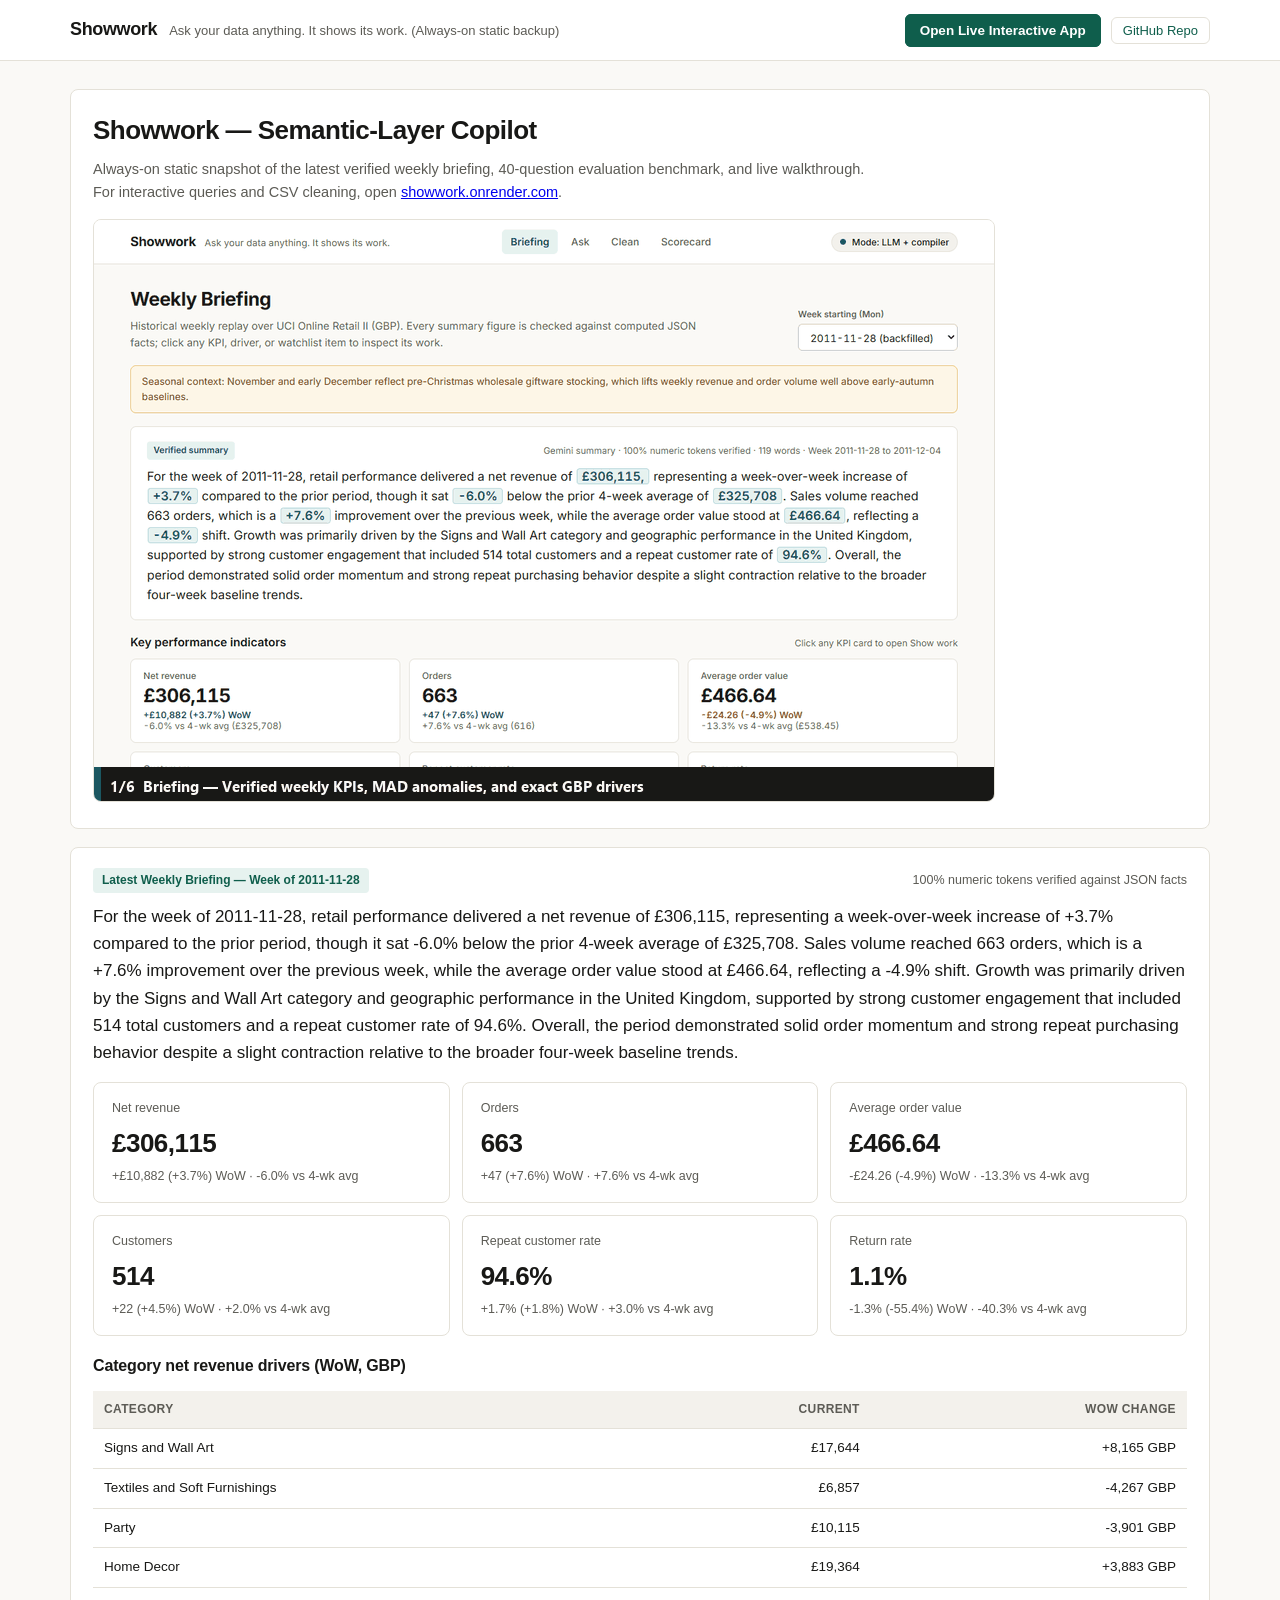
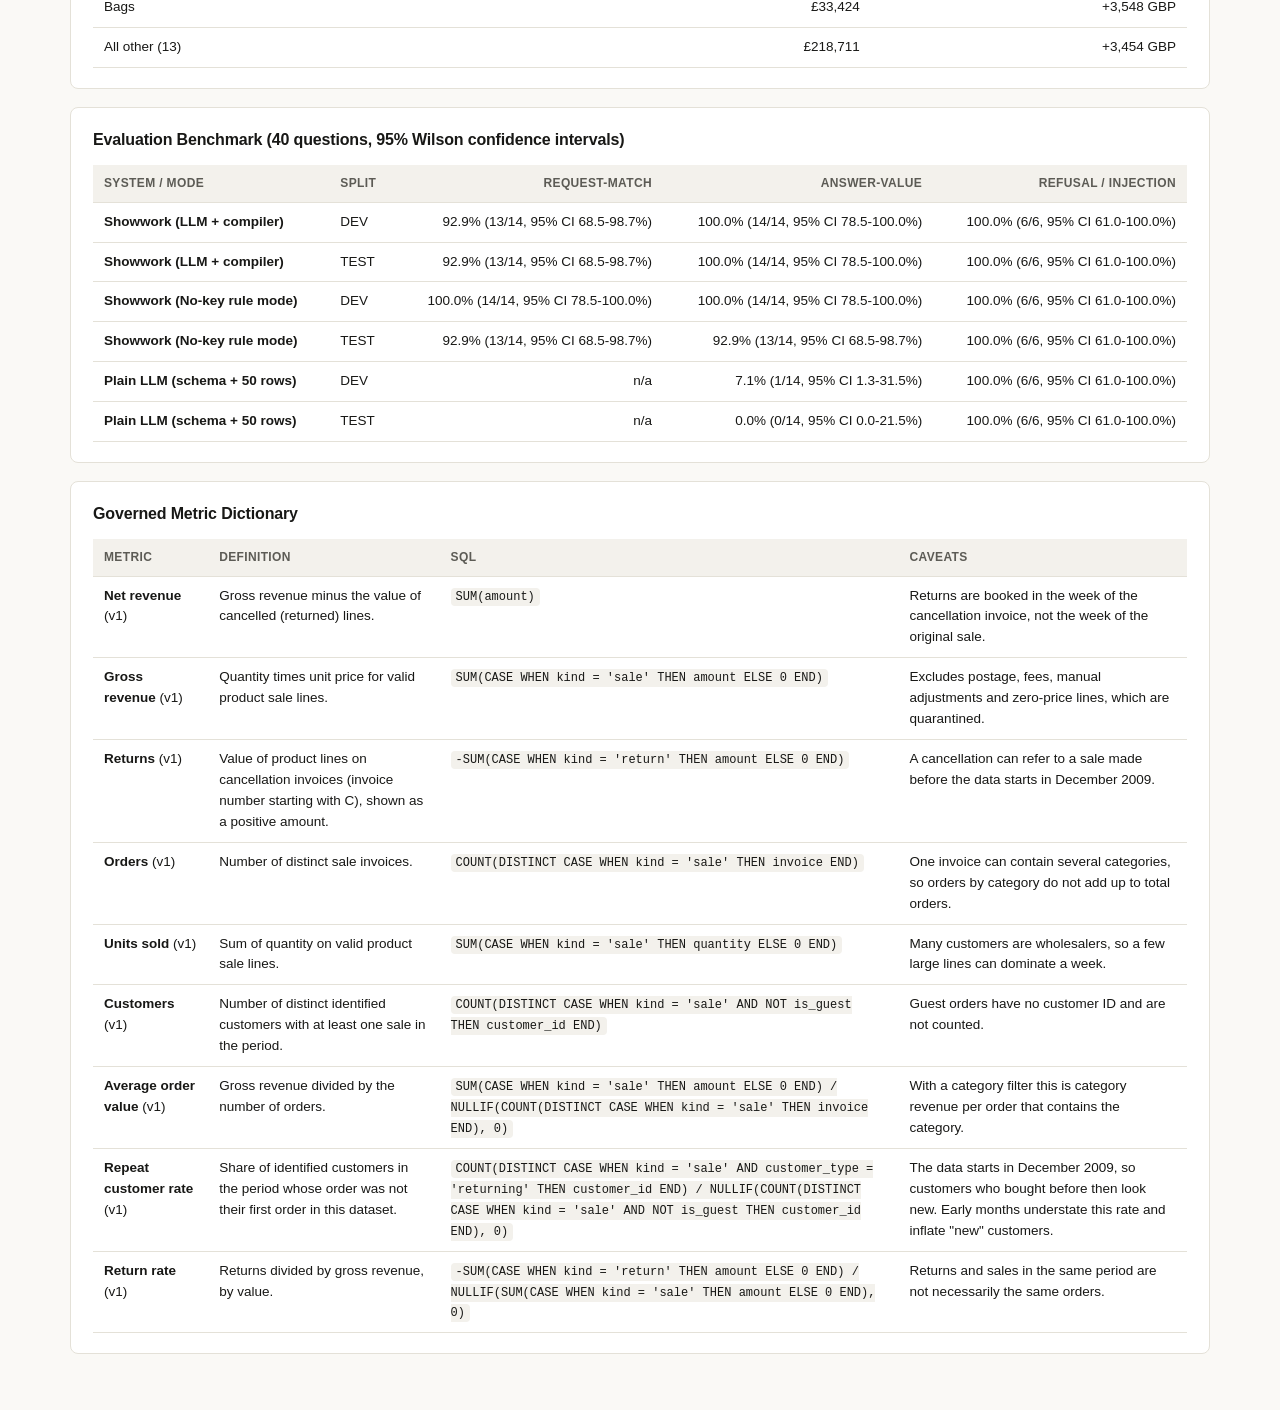
<file: index.html>
<!doctype html>
<html lang="en">
<head>
  <meta charset="utf-8">
  <meta name="viewport" content="width=device-width, initial-scale=1">
  <title>Showwork — Static Backup Snapshot</title>
  <link rel="stylesheet" href="styles.css">
</head>
<body>
  <header class="topbar">
    <div class="container topbar-inner">
      <div class="brand-wrap">
        <span class="brand">Showwork</span>
        <span class="tagline">Ask your data anything. It shows its work. (Always-on static backup)</span>
      </div>
      <div class="mode-wrap">
        <a href="https://showwork.onrender.com" class="btn-primary" style="text-decoration:none;padding:8px 14px;font-size:13.5px;">Open Live Interactive App</a>
        <a href="https://github.com/ANUSHKA13102003/showwork" class="btn-ghost" style="text-decoration:none;margin-left:6px;">GitHub Repo</a>
      </div>
    </div>
  </header>
  <main class="container main-content stack">
    <article class="card">
      <h1 style="margin-bottom:8px;">Showwork — Semantic-Layer Copilot</h1>
      <p class="subtitle" style="margin-bottom:16px;">Always-on static snapshot of the latest verified weekly briefing, 40-question evaluation benchmark, and live walkthrough. For interactive queries and CSV cleaning, open <a href="https://showwork.onrender.com">showwork.onrender.com</a>.</p>
      <img src="demo.gif" alt="Showwork live walkthrough" style="max-width:100%;border:1px solid #e4e1d8;border-radius:8px;">
    </article>
    <article class="card">
      <div class="answer-header">
        <span class="badge">Latest Weekly Briefing — Week of 2011-11-28</span>
        <span class="muted-sm">100% numeric tokens verified against JSON facts</span>
      </div>
      <p class="answer-sentence" style="margin-bottom:16px;">For the week of 2011-11-28, retail performance delivered a net revenue of £306,115, representing a week-over-week increase of +3.7% compared to the prior period, though it sat -6.0% below the prior 4-week average of £325,708. Sales volume reached 663 orders, which is a +7.6% improvement over the previous week, while the average order value stood at £466.64, reflecting a -4.9% shift. Growth was primarily driven by the Signs and Wall Art category and geographic performance in the United Kingdom, supported by strong customer engagement that included 514 total customers and a repeat customer rate of 94.6%. Overall, the period demonstrated solid order momentum and strong repeat purchasing behavior despite a slight contraction relative to the broader four-week baseline trends.</p>
      <div class="kpi-grid-6" style="margin-bottom:18px;"><div class="kpi-card"><div class="kpi-label">Net revenue</div><div class="kpi-val">£306,115</div><div class="kpi-sub">+£10,882 (+3.7%) WoW · -6.0% vs 4-wk avg</div></div><div class="kpi-card"><div class="kpi-label">Orders</div><div class="kpi-val">663</div><div class="kpi-sub">+47 (+7.6%) WoW · +7.6% vs 4-wk avg</div></div><div class="kpi-card"><div class="kpi-label">Average order value</div><div class="kpi-val">£466.64</div><div class="kpi-sub">-£24.26 (-4.9%) WoW · -13.3% vs 4-wk avg</div></div><div class="kpi-card"><div class="kpi-label">Customers</div><div class="kpi-val">514</div><div class="kpi-sub">+22 (+4.5%) WoW · +2.0% vs 4-wk avg</div></div><div class="kpi-card"><div class="kpi-label">Repeat customer rate</div><div class="kpi-val">94.6%</div><div class="kpi-sub">+1.7% (+1.8%) WoW · +3.0% vs 4-wk avg</div></div><div class="kpi-card"><div class="kpi-label">Return rate</div><div class="kpi-val">1.1%</div><div class="kpi-sub">-1.3% (-55.4%) WoW · -40.3% vs 4-wk avg</div></div></div>
      <h2 class="card-title">Category net revenue drivers (WoW, GBP)</h2>
      <div class="table-scroll"><table class="data-table"><thead><tr><th>Category</th><th class="num-col">Current</th><th class="num-col">WoW Change</th></tr></thead><tbody><tr><td>Signs and Wall Art</td><td class="num-col">£17,644</td><td class="num-col">+8,165 GBP</td></tr><tr><td>Textiles and Soft Furnishings</td><td class="num-col">£6,857</td><td class="num-col">-4,267 GBP</td></tr><tr><td>Party</td><td class="num-col">£10,115</td><td class="num-col">-3,901 GBP</td></tr><tr><td>Home Decor</td><td class="num-col">£19,364</td><td class="num-col">+3,883 GBP</td></tr><tr><td>Bags</td><td class="num-col">£33,424</td><td class="num-col">+3,548 GBP</td></tr><tr><td>All other (13)</td><td class="num-col">£218,711</td><td class="num-col">+3,454 GBP</td></tr></tbody></table></div>
    </article>
    <article class="card">
      <h2 class="card-title">Evaluation Benchmark (40 questions, 95% Wilson confidence intervals)</h2>
      <div class="table-scroll"><table class="data-table"><thead><tr><th>System / Mode</th><th>Split</th><th class="num-col">Request-match</th><th class="num-col">Answer-value</th><th class="num-col">Refusal / injection</th></tr></thead><tbody><tr><td><strong>Showwork (LLM + compiler)</strong></td><td>DEV</td><td class="num-col">92.9% (13/14, 95% CI 68.5-98.7%)</td><td class="num-col">100.0% (14/14, 95% CI 78.5-100.0%)</td><td class="num-col">100.0% (6/6, 95% CI 61.0-100.0%)</td></tr><tr><td><strong>Showwork (LLM + compiler)</strong></td><td>TEST</td><td class="num-col">92.9% (13/14, 95% CI 68.5-98.7%)</td><td class="num-col">100.0% (14/14, 95% CI 78.5-100.0%)</td><td class="num-col">100.0% (6/6, 95% CI 61.0-100.0%)</td></tr><tr><td><strong>Showwork (No-key rule mode)</strong></td><td>DEV</td><td class="num-col">100.0% (14/14, 95% CI 78.5-100.0%)</td><td class="num-col">100.0% (14/14, 95% CI 78.5-100.0%)</td><td class="num-col">100.0% (6/6, 95% CI 61.0-100.0%)</td></tr><tr><td><strong>Showwork (No-key rule mode)</strong></td><td>TEST</td><td class="num-col">92.9% (13/14, 95% CI 68.5-98.7%)</td><td class="num-col">92.9% (13/14, 95% CI 68.5-98.7%)</td><td class="num-col">100.0% (6/6, 95% CI 61.0-100.0%)</td></tr><tr><td><strong>Plain LLM (schema + 50 rows)</strong></td><td>DEV</td><td class="num-col">n/a</td><td class="num-col">7.1% (1/14, 95% CI 1.3-31.5%)</td><td class="num-col">100.0% (6/6, 95% CI 61.0-100.0%)</td></tr><tr><td><strong>Plain LLM (schema + 50 rows)</strong></td><td>TEST</td><td class="num-col">n/a</td><td class="num-col">0.0% (0/14, 95% CI 0.0-21.5%)</td><td class="num-col">100.0% (6/6, 95% CI 61.0-100.0%)</td></tr></tbody></table></div>
    </article>
    <article class="card">
      <h2 class="card-title">Governed Metric Dictionary</h2>
      <div class="table-scroll"><table class="data-table"><thead><tr><th>Metric</th><th>Definition</th><th>SQL</th><th>Caveats</th></tr></thead><tbody><tr><td><strong>Net revenue</strong> (v1)</td><td>Gross revenue minus the value of cancelled (returned) lines.</td><td><span class="code-inline">SUM(amount)</span></td><td>Returns are booked in the week of the cancellation invoice, not the week of the original sale.</td></tr><tr><td><strong>Gross revenue</strong> (v1)</td><td>Quantity times unit price for valid product sale lines.</td><td><span class="code-inline">SUM(CASE WHEN kind = &#x27;sale&#x27; THEN amount ELSE 0 END)</span></td><td>Excludes postage, fees, manual adjustments and zero-price lines, which are quarantined.</td></tr><tr><td><strong>Returns</strong> (v1)</td><td>Value of product lines on cancellation invoices (invoice number starting with C), shown as a positive amount.</td><td><span class="code-inline">-SUM(CASE WHEN kind = &#x27;return&#x27; THEN amount ELSE 0 END)</span></td><td>A cancellation can refer to a sale made before the data starts in December 2009.</td></tr><tr><td><strong>Orders</strong> (v1)</td><td>Number of distinct sale invoices.</td><td><span class="code-inline">COUNT(DISTINCT CASE WHEN kind = &#x27;sale&#x27; THEN invoice END)</span></td><td>One invoice can contain several categories, so orders by category do not add up to total orders.</td></tr><tr><td><strong>Units sold</strong> (v1)</td><td>Sum of quantity on valid product sale lines.</td><td><span class="code-inline">SUM(CASE WHEN kind = &#x27;sale&#x27; THEN quantity ELSE 0 END)</span></td><td>Many customers are wholesalers, so a few large lines can dominate a week.</td></tr><tr><td><strong>Customers</strong> (v1)</td><td>Number of distinct identified customers with at least one sale in the period.</td><td><span class="code-inline">COUNT(DISTINCT CASE WHEN kind = &#x27;sale&#x27; AND NOT is_guest THEN customer_id END)</span></td><td>Guest orders have no customer ID and are not counted.</td></tr><tr><td><strong>Average order value</strong> (v1)</td><td>Gross revenue divided by the number of orders.</td><td><span class="code-inline">SUM(CASE WHEN kind = &#x27;sale&#x27; THEN amount ELSE 0 END) / NULLIF(COUNT(DISTINCT CASE WHEN kind = &#x27;sale&#x27; THEN invoice END), 0)</span></td><td>With a category filter this is category revenue per order that contains the category.</td></tr><tr><td><strong>Repeat customer rate</strong> (v1)</td><td>Share of identified customers in the period whose order was not their first order in this dataset.</td><td><span class="code-inline">COUNT(DISTINCT CASE WHEN kind = &#x27;sale&#x27; AND customer_type = &#x27;returning&#x27; THEN customer_id END) / NULLIF(COUNT(DISTINCT CASE WHEN kind = &#x27;sale&#x27; AND NOT is_guest THEN customer_id END), 0)</span></td><td>The data starts in December 2009, so customers who bought before then look new. Early months understate this rate and inflate &quot;new&quot; customers.</td></tr><tr><td><strong>Return rate</strong> (v1)</td><td>Returns divided by gross revenue, by value.</td><td><span class="code-inline">-SUM(CASE WHEN kind = &#x27;return&#x27; THEN amount ELSE 0 END) / NULLIF(SUM(CASE WHEN kind = &#x27;sale&#x27; THEN amount ELSE 0 END), 0)</span></td><td>Returns and sales in the same period are not necessarily the same orders.</td></tr></tbody></table></div>
    </article>
  </main>
</body>
</html>
</file>
<file: styles.css>
:root {
  --bg: #faf9f6;
  --surface: #ffffff;
  --surface-subtle: #f3f1ec;
  --border: #e4e1d8;
  --border-strong: #cbc6b8;
  --text: #181816;
  --text-muted: #5c5b55;
  --accent: #0f5e4c;
  --accent-hover: #0b4739;
  --accent-soft: #e6f2ef;
  --warn-bg: #fdf6e7;
  --warn-border: #e5c67b;
  --warn-text: #6e4e08;
  --err-bg: #fbeeed;
  --err-border: #e2b1ad;
  --err-text: #7f231c;
  --radius: 8px;
  --font: "Inter", -apple-system, BlinkMacSystemFont, "Segoe UI", Roboto, sans-serif;
  --mono: ui-monospace, SFMono-Regular, Menlo, Consolas, monospace;
}

* {
  box-sizing: border-box;
}

body {
  margin: 0;
  background: var(--bg);
  color: var(--text);
  font-family: var(--font);
  font-size: 15px;
  line-height: 1.55;
  -webkit-font-smoothing: antialiased;
}

.container {
  max-width: 1180px;
  margin: 0 auto;
  padding: 0 20px;
}

.sr-only {
  position: absolute;
  width: 1px;
  height: 1px;
  padding: 0;
  margin: -1px;
  overflow: hidden;
  clip: rect(0, 0, 0, 0);
  border: 0;
}

.hidden {
  display: none !important;
}

.num {
  font-variant-numeric: tabular-nums;
}

.topbar {
  background: var(--surface);
  border-bottom: 1px solid var(--border);
  position: sticky;
  top: 0;
  z-index: 20;
}

.topbar-inner {
  display: flex;
  align-items: center;
  justify-content: space-between;
  gap: 16px;
  min-height: 60px;
  flex-wrap: wrap;
  padding-top: 8px;
  padding-bottom: 8px;
}

.brand-wrap {
  display: flex;
  align-items: baseline;
  gap: 12px;
  flex-wrap: wrap;
}

.brand {
  font-weight: 700;
  font-size: 18px;
  letter-spacing: -0.02em;
  color: var(--text);
  text-decoration: none;
}

.tagline {
  font-size: 13px;
  color: var(--text-muted);
}

.nav {
  display: flex;
  align-items: center;
  gap: 6px;
}

.nav-link {
  text-decoration: none;
  color: var(--text-muted);
  font-weight: 500;
  font-size: 14px;
  padding: 6px 12px;
  border-radius: 6px;
  transition: background-color 0.15s, color 0.15s;
}

.nav-link:hover {
  color: var(--text);
  background: var(--surface-subtle);
}

.nav-link.active {
  color: var(--accent);
  background: var(--accent-soft);
  font-weight: 600;
}

.mode-pill {
  display: inline-flex;
  align-items: center;
  gap: 8px;
  padding: 5px 11px;
  border-radius: 999px;
  border: 1px solid var(--border);
  background: var(--surface-subtle);
  color: var(--text);
  font-family: var(--font);
  font-size: 12.5px;
  font-weight: 500;
  cursor: pointer;
}

.mode-dot {
  width: 8px;
  height: 8px;
  border-radius: 50%;
  background: var(--border-strong);
}

.mode-dot.llm {
  background: var(--accent);
}

.mode-dot.nokey {
  background: #b7791f;
}

.mode-banner {
  background: var(--surface-subtle);
  border-top: 1px solid var(--border);
  font-size: 13px;
  color: var(--text-muted);
  padding: 8px 20px;
  text-align: center;
}

.main-content {
  padding-top: 28px;
  padding-bottom: 56px;
  min-height: calc(100vh - 140px);
}

.page-intro {
  margin-bottom: 20px;
}

h1 {
  margin: 0 0 6px;
  font-size: 26px;
  font-weight: 700;
  letter-spacing: -0.02em;
}

.subtitle {
  margin: 0;
  color: var(--text-muted);
  max-width: 780px;
  font-size: 14.5px;
}

.card {
  background: var(--surface);
  border: 1px solid var(--border);
  border-radius: var(--radius);
  padding: 20px 22px;
}

.stack {
  display: flex;
  flex-direction: column;
  gap: 18px;
}

.ask-box {
  margin-bottom: 18px;
}

.ask-input-row {
  display: flex;
  gap: 10px;
}

.ask-input-row input {
  flex: 1;
  min-width: 0;
  font-family: var(--font);
  font-size: 15px;
  padding: 11px 14px;
  border: 1px solid var(--border-strong);
  border-radius: 6px;
  background: var(--surface);
  color: var(--text);
}

.ask-input-row input:focus {
  outline: 2px solid var(--accent);
  outline-offset: 1px;
  border-color: var(--accent);
}

.btn-primary {
  background: var(--accent);
  color: #ffffff;
  border: 1px solid var(--accent);
  border-radius: 6px;
  padding: 11px 20px;
  font-family: var(--font);
  font-size: 14.5px;
  font-weight: 600;
  cursor: pointer;
  white-space: nowrap;
}

.btn-primary:hover {
  background: var(--accent-hover);
}

.btn-primary:disabled {
  opacity: 0.6;
  cursor: not-allowed;
}

.btn-ghost {
  background: transparent;
  color: var(--accent);
  border: 1px solid var(--border);
  border-radius: 6px;
  padding: 5px 11px;
  font-family: var(--font);
  font-size: 13px;
  font-weight: 500;
  cursor: pointer;
}

.btn-ghost:hover {
  background: var(--accent-soft);
  border-color: var(--accent);
}

.ask-meta-row {
  display: flex;
  justify-content: space-between;
  align-items: flex-start;
  gap: 12px;
  margin-top: 12px;
}

.chips {
  display: flex;
  flex-wrap: wrap;
  gap: 7px;
}

.chip {
  background: var(--surface-subtle);
  border: 1px solid var(--border);
  color: var(--text);
  border-radius: 999px;
  padding: 5px 11px;
  font-family: var(--font);
  font-size: 12.5px;
  cursor: pointer;
  text-align: left;
}

.chip:hover {
  border-color: var(--accent);
  color: var(--accent);
  background: var(--accent-soft);
}

.char-count {
  font-size: 12px;
  color: var(--text-muted);
  white-space: nowrap;
  font-variant-numeric: tabular-nums;
  padding-top: 4px;
}

.state-card {
  display: flex;
  align-items: center;
  gap: 12px;
  color: var(--text-muted);
  margin-bottom: 18px;
}

.wakeup-card {
  text-align: center;
  padding: 40px 24px;
  margin-bottom: 24px;
}

.wakeup-card h2 {
  margin: 14px 0 8px;
  font-size: 19px;
}

.spinner, .spinner-sm {
  border-radius: 50%;
  border: 2px solid var(--border);
  border-top-color: var(--accent);
  animation: spin 0.8s linear infinite;
}

.spinner {
  width: 28px;
  height: 28px;
  margin: 0 auto;
}

.spinner-sm {
  width: 16px;
  height: 16px;
  flex-shrink: 0;
}

@keyframes spin {
  to { transform: rotate(360deg); }
}

.error-card {
  background: var(--err-bg);
  border-color: var(--err-border);
  color: var(--err-text);
  margin-bottom: 18px;
}

.empty-card h2 {
  margin: 0 0 6px;
  font-size: 17px;
}

.empty-card p {
  margin: 0;
  color: var(--text-muted);
}

.ask-grid {
  display: grid;
  grid-template-columns: minmax(0, 1.45fr) minmax(300px, 1fr);
  gap: 18px;
  align-items: start;
}

.ask-grid.single-col {
  grid-template-columns: 1fr;
}

.ask-main-col {
  display: flex;
  flex-direction: column;
  gap: 18px;
  min-width: 0;
}

.answer-header {
  display: flex;
  align-items: center;
  justify-content: space-between;
  gap: 10px;
  margin-bottom: 10px;
}

.badge {
  display: inline-block;
  font-size: 12px;
  font-weight: 600;
  padding: 3px 9px;
  border-radius: 4px;
  background: var(--accent-soft);
  color: var(--accent);
}

.badge.warn {
  background: var(--warn-bg);
  color: var(--warn-text);
  border: 1px solid var(--warn-border);
}

.badge.refused {
  background: var(--err-bg);
  color: var(--err-text);
  border: 1px solid var(--err-border);
}

.badge-outline {
  font-size: 12px;
  font-weight: 600;
  padding: 2px 8px;
  border-radius: 4px;
  border: 1px solid var(--border-strong);
  color: var(--text-muted);
}

.answer-sentence {
  margin: 0;
  font-size: 17px;
  line-height: 1.6;
}

.num-chip {
  display: inline-flex;
  align-items: baseline;
  font-family: var(--font);
  font-size: inherit;
  font-weight: 600;
  font-variant-numeric: tabular-nums;
  color: var(--accent);
  background: var(--accent-soft);
  border: 1px solid #b7ddd4;
  border-radius: 4px;
  padding: 0 6px;
  margin: 0 1px;
  cursor: pointer;
}

.num-chip:hover, .num-chip.selected {
  background: var(--accent);
  color: #ffffff;
  border-color: var(--accent);
}

.click-hint {
  margin: 10px 0 0;
  font-size: 12.5px;
  color: var(--text-muted);
}

.card-title {
  margin: 0 0 12px;
  font-size: 16px;
  font-weight: 600;
  letter-spacing: -0.01em;
}

.card-head-row {
  display: flex;
  align-items: center;
  justify-content: space-between;
  gap: 12px;
  margin-bottom: 12px;
}

.card-head-row .card-title {
  margin: 0;
}

.card-note {
  margin: -4px 0 14px;
  font-size: 13.5px;
  color: var(--text-muted);
}

.chart-wrap {
  position: relative;
  height: 280px;
  width: 100%;
}

.table-scroll {
  overflow-x: auto;
}

.data-table {
  width: 100%;
  border-collapse: collapse;
  font-size: 13.5px;
}

.data-table th,
.data-table td {
  padding: 9px 11px;
  border-bottom: 1px solid var(--border);
  text-align: left;
  vertical-align: top;
}

.data-table th {
  font-weight: 600;
  color: var(--text-muted);
  font-size: 12px;
  text-transform: uppercase;
  letter-spacing: 0.03em;
  background: var(--surface-subtle);
}

.data-table td.num-col,
.data-table th.num-col {
  text-align: right;
  font-variant-numeric: tabular-nums;
}

.table-num-btn {
  background: none;
  border: none;
  padding: 0;
  font: inherit;
  font-variant-numeric: tabular-nums;
  color: var(--accent);
  text-decoration: underline;
  text-decoration-color: #9acfc2;
  text-underline-offset: 3px;
  cursor: pointer;
}

.table-num-btn:hover {
  color: var(--accent-hover);
  text-decoration-color: var(--accent-hover);
}

.work-panel {
  position: sticky;
  top: 78px;
  transition: box-shadow 0.2s, border-color 0.2s;
}

.work-panel.flash {
  border-color: var(--accent);
  box-shadow: 0 0 0 3px var(--accent-soft);
}

.work-header {
  display: flex;
  align-items: flex-start;
  justify-content: space-between;
  gap: 10px;
  padding-bottom: 12px;
  border-bottom: 1px solid var(--border);
  margin-bottom: 12px;
}

.eyebrow {
  display: block;
  font-size: 11px;
  font-weight: 600;
  text-transform: uppercase;
  letter-spacing: 0.06em;
  color: var(--accent);
}

.work-title {
  margin: 2px 0 0;
  font-size: 17px;
}

.work-selected {
  background: var(--accent-soft);
  border: 1px solid #b7ddd4;
  border-radius: 6px;
  padding: 8px 11px;
  font-size: 13px;
  margin-bottom: 12px;
  font-variant-numeric: tabular-nums;
}

.work-dl {
  margin: 0;
  display: flex;
  flex-direction: column;
  gap: 11px;
}

.work-dl dt {
  font-size: 11.5px;
  font-weight: 600;
  text-transform: uppercase;
  letter-spacing: 0.04em;
  color: var(--text-muted);
  margin-bottom: 2px;
}

.work-dl dd {
  margin: 0;
  font-size: 13.5px;
}

.work-two-col {
  display: grid;
  grid-template-columns: 1fr 1fr;
  gap: 10px;
}

.sql-box {
  margin: 4px 0 0;
  padding: 10px 12px;
  background: var(--surface-subtle);
  border: 1px solid var(--border);
  border-radius: 6px;
  font-family: var(--mono);
  font-size: 12px;
  line-height: 1.45;
  overflow-x: auto;
  white-space: pre-wrap;
  word-break: break-word;
}

.kpi-row {
  display: grid;
  grid-template-columns: repeat(auto-fit, minmax(220px, 1fr));
  gap: 14px;
}

.kpi-card {
  background: var(--surface);
  border: 1px solid var(--border);
  border-radius: var(--radius);
  padding: 16px 18px;
}

.kpi-label {
  font-size: 12.5px;
  color: var(--text-muted);
  font-weight: 500;
}

.kpi-val {
  font-size: 26px;
  font-weight: 700;
  margin: 4px 0;
  font-variant-numeric: tabular-nums;
  letter-spacing: -0.02em;
}

.kpi-sub {
  font-size: 12.5px;
  color: var(--text-muted);
  font-variant-numeric: tabular-nums;
}

.muted {
  color: var(--text-muted);
}

.muted-sm {
  color: var(--text-muted);
  font-size: 12.5px;
}

.code-inline {
  font-family: var(--mono);
  font-size: 12px;
  background: var(--surface-subtle);
  padding: 2px 5px;
  border-radius: 4px;
}

.footer {
  border-top: 1px solid var(--border);
  background: var(--surface);
  padding: 16px 0;
  font-size: 13px;
  color: var(--text-muted);
}

.footer-inner {
  display: flex;
  justify-content: space-between;
  gap: 12px;
  flex-wrap: wrap;
}

@media (max-width: 900px) {
  .ask-grid {
    grid-template-columns: 1fr;
  }
  .work-panel {
    position: static;
  }
}

@media (max-width: 600px) {
  .ask-input-row {
    flex-direction: column;
  }
  .ask-meta-row {
    flex-direction: column;
  }
  .tagline {
    display: none;
  }
}

/* Phase 2: Briefing & Show-work Drawer */
.intro-split {
  display: flex;
  justify-content: space-between;
  align-items: flex-end;
  gap: 18px;
  flex-wrap: wrap;
}

.week-picker-wrap {
  display: flex;
  flex-direction: column;
  gap: 4px;
}

.picker-label {
  font-size: 12px;
  font-weight: 600;
  color: var(--text-muted);
}

.week-select {
  font-family: var(--font);
  font-size: 14px;
  font-variant-numeric: tabular-nums;
  padding: 8px 12px;
  border-radius: 6px;
  border: 1px solid var(--border-strong);
  background: var(--surface);
  color: var(--text);
  min-width: 220px;
}

.seasonal-banner {
  background: var(--warn-bg);
  border: 1px solid var(--warn-border);
  color: var(--warn-text);
  padding: 11px 15px;
  border-radius: var(--radius);
  font-size: 13.5px;
}

.section-head {
  display: flex;
  justify-content: space-between;
  align-items: baseline;
  gap: 12px;
  margin-bottom: 10px;
}

.section-title {
  margin: 0;
  font-size: 16px;
  font-weight: 600;
}

.kpi-grid-6 {
  display: grid;
  grid-template-columns: repeat(3, minmax(0, 1fr));
  gap: 12px;
}

.kpi-btn {
  display: block;
  width: 100%;
  text-align: left;
  background: var(--surface);
  border: 1px solid var(--border);
  border-radius: var(--radius);
  padding: 15px 17px;
  font-family: var(--font);
  color: var(--text);
  cursor: pointer;
  transition: border-color 0.15s, box-shadow 0.15s;
}

.kpi-btn:hover {
  border-color: var(--accent);
  box-shadow: 0 0 0 2px var(--accent-soft);
}

.kpi-delta {
  font-size: 12.5px;
  font-weight: 600;
  font-variant-numeric: tabular-nums;
}

.kpi-delta.pos {
  color: var(--accent);
}

.kpi-delta.neg {
  color: #9e2f26;
}

.driver-cols {
  display: grid;
  grid-template-columns: repeat(3, minmax(0, 1fr));
  gap: 16px;
  margin-top: 18px;
}

.driver-block h3 {
  margin: 0 0 8px;
  font-size: 13.5px;
  font-weight: 600;
  color: var(--text-muted);
  text-transform: uppercase;
  letter-spacing: 0.03em;
}

.two-col-cards {
  display: grid;
  grid-template-columns: 1fr 1fr;
  gap: 18px;
}

.list-items {
  display: flex;
  flex-direction: column;
  gap: 10px;
}

.list-item-btn {
  display: block;
  width: 100%;
  text-align: left;
  background: var(--surface-subtle);
  border: 1px solid var(--border);
  border-radius: 6px;
  padding: 11px 13px;
  font-family: var(--font);
  color: var(--text);
  cursor: pointer;
}

.list-item-btn:hover {
  border-color: var(--accent);
  background: var(--accent-soft);
}

.list-item-title {
  font-weight: 600;
  font-size: 13.5px;
  margin-bottom: 3px;
}

.list-item-detail {
  font-size: 12.5px;
  color: var(--text-muted);
}

.drawer-backdrop {
  position: fixed;
  inset: 0;
  background: rgba(24, 24, 22, 0.28);
  z-index: 40;
}

.work-drawer {
  position: fixed;
  top: 0;
  right: 0;
  width: min(460px, 100vw);
  height: 100vh;
  background: var(--surface);
  border-left: 1px solid var(--border);
  padding: 22px 24px;
  overflow-y: auto;
  z-index: 50;
  box-shadow: -8px 0 24px rgba(0, 0, 0, 0.08);
}

.drawer-actions {
  display: flex;
  align-items: center;
  gap: 8px;
}

@media (max-width: 900px) {
  .kpi-grid-6 {
    grid-template-columns: repeat(2, minmax(0, 1fr));
  }
  .driver-cols,
  .two-col-cards {
    grid-template-columns: 1fr;
  }
}

@media (max-width: 540px) {
  .kpi-grid-6 {
    grid-template-columns: 1fr;
  }
}

/* Phase 3: Clean (Data Doctor) */
.dropzone {
  text-align: center;
  padding: 32px 20px;
  border: 2px dashed var(--border-strong);
  margin-bottom: 18px;
  transition: border-color 0.15s, background-color 0.15s;
}

.dropzone.dragover {
  border-color: var(--accent);
  background: var(--accent-soft);
}

.drop-title {
  margin: 0 0 6px;
  font-size: 15.5px;
  font-weight: 500;
}

.link-btn {
  background: none;
  border: none;
  padding: 0;
  font: inherit;
  font-weight: 600;
  color: var(--accent);
  text-decoration: underline;
  cursor: pointer;
}

.clean-actions {
  display: flex;
  gap: 8px;
  flex-wrap: wrap;
}

.issue-list {
  display: flex;
  flex-direction: column;
  gap: 10px;
}

.issue-card {
  display: flex;
  align-items: flex-start;
  gap: 12px;
  padding: 12px 14px;
  border: 1px solid var(--border);
  border-radius: 6px;
  background: var(--surface-subtle);
}

.issue-card input[type="checkbox"] {
  width: 17px;
  height: 17px;
  margin-top: 3px;
  accent-color: var(--accent);
  cursor: pointer;
}

.issue-body {
  flex: 1;
  min-width: 0;
}

.issue-head {
  display: flex;
  align-items: center;
  gap: 8px;
  flex-wrap: wrap;
  margin-bottom: 3px;
}

.issue-title {
  font-weight: 600;
  font-size: 14px;
}

.issue-fix {
  font-size: 13px;
  color: var(--text-muted);
}

.issue-examples {
  margin-top: 4px;
  font-family: var(--mono);
  font-size: 11.5px;
  color: var(--text-muted);
}
</file>
